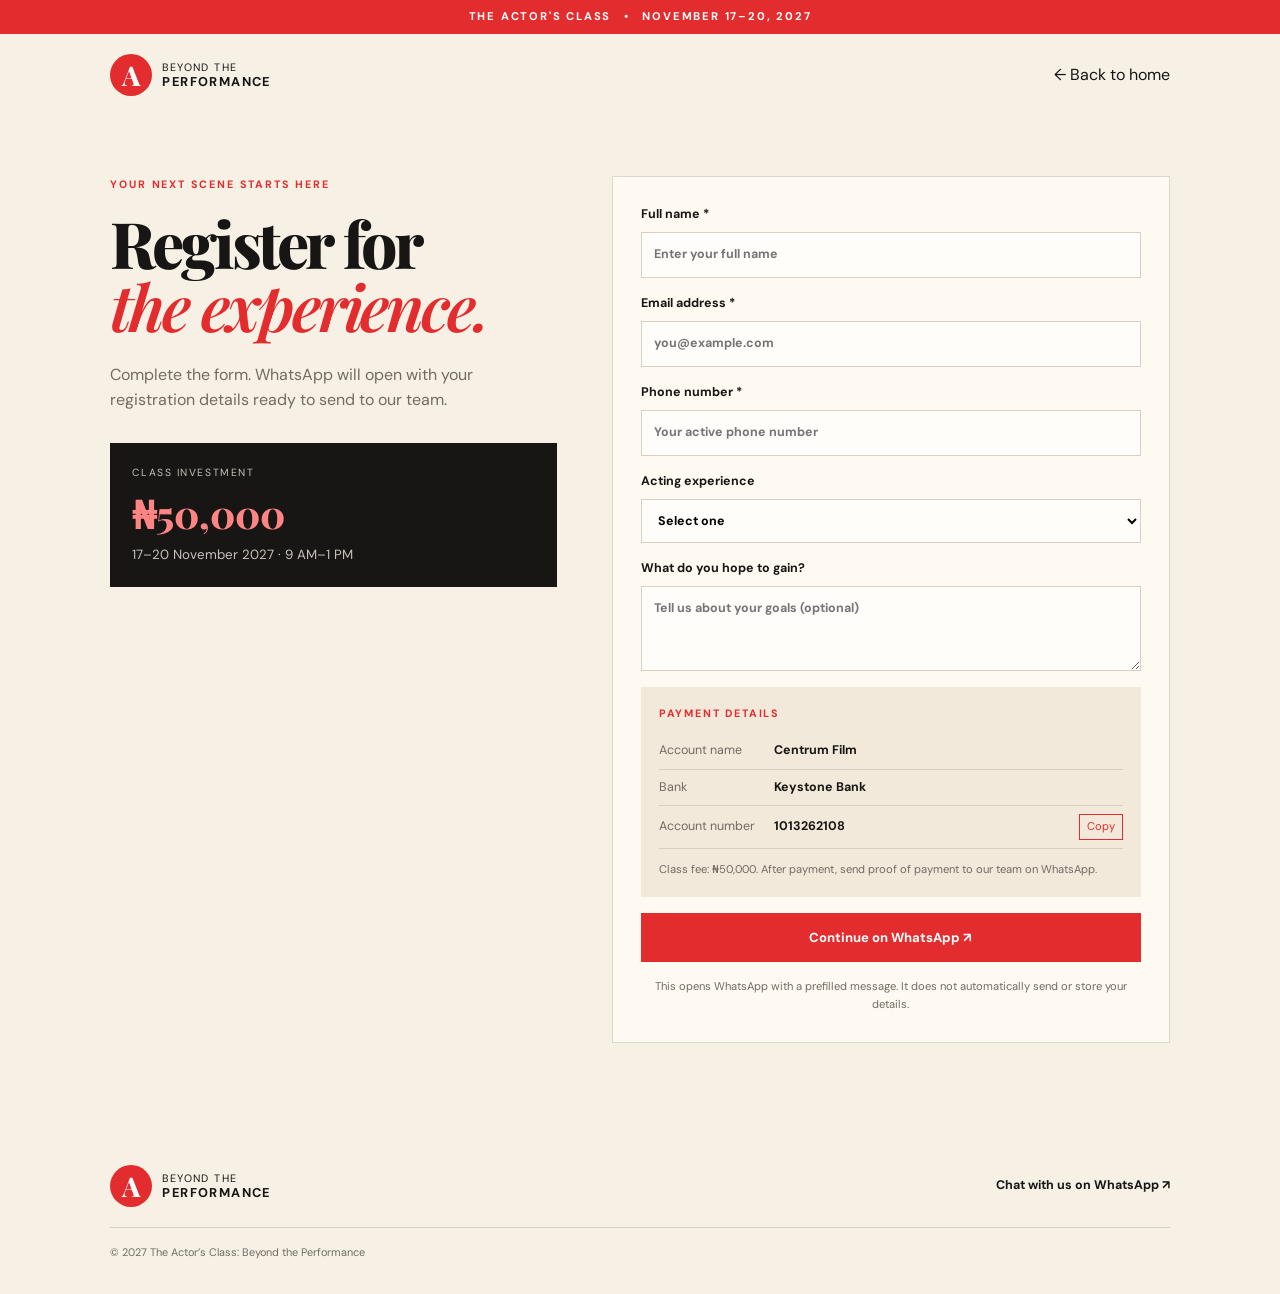
<file: register.html>
<!doctype html><html lang="en"><head><meta charset="utf-8"><meta name="viewport" content="width=device-width,initial-scale=1"><title>Register | Beyond the Performance</title><link rel="stylesheet" href="styles.css"><link href="https://fonts.googleapis.com/css2?family=DM+Sans:wght@400;600;700&family=Playfair+Display:ital,wght@0,600;0,700;0,800;1,600&display=swap" rel="stylesheet"><script src="script.js" defer></script></head><body><div class="top-strip">THE ACTOR'S CLASS <span>•</span> NOVEMBER 17–20, 2027</div><header class="header"><a class="brand" href="index.html"><b class="mark">A</b><span>BEYOND THE<br><strong>PERFORMANCE</strong></span></a><a href="index.html">← Back to home</a></header><main class="register wrap"><div class="register-intro reveal"><p class="eyebrow">YOUR NEXT SCENE STARTS HERE</p><h1>Register for<br><em>the experience.</em></h1><p>Complete the form. WhatsApp will open with your registration details ready to send to our team.</p><div class="register-price"><span>CLASS INVESTMENT</span><strong>₦50,000</strong><small>17–20 November 2027 · 9 AM–1 PM</small></div></div><form class="form reveal" id="registrationForm"><label>Full name *<input name="fullName" required autocomplete="name" placeholder="Enter your full name"></label><label>Email address *<input name="email" type="email" required autocomplete="email" placeholder="you@example.com"></label><label>Phone number *<input name="phone" type="tel" required autocomplete="tel" placeholder="Your active phone number"></label><label>Acting experience<select name="experience" required><option value="">Select one</option><option>I'm just starting</option><option>Some experience</option><option>Experienced actor</option></select></label><label>What do you hope to gain?<textarea name="goals" rows="3" placeholder="Tell us about your goals (optional)"></textarea></label><div class="payment"><p class="eyebrow">PAYMENT DETAILS</p><p><span>Account name</span><strong>Centrum Film</strong></p><p><span>Bank</span><strong>Keystone Bank</strong></p><p><span>Account number</span><strong>1013262108</strong><button type="button" class="copy" data-copy="1013262108">Copy</button></p><small>Class fee: ₦50,000. After payment, send proof of payment to our team on WhatsApp.</small></div><button class="button red submit" type="submit">Continue on WhatsApp ↗</button><small class="note">This opens WhatsApp with a prefilled message. It does not automatically send or store your details.</small></form></main><footer class="footer"><a class="brand" href="index.html"><b class="mark">A</b><span>BEYOND THE<br><strong>PERFORMANCE</strong></span></a><a href="https://wa.me/2347045948927" target="_blank" rel="noopener">Chat with us on WhatsApp ↗</a><small>© 2027 The Actor’s Class: Beyond the Performance</small></footer></body></html>
</file>
<file: styles.css>
@import url('https://fonts.googleapis.com/css2?family=DM+Sans:wght@400;600;700&family=Playfair+Display:ital,wght@0,600;0,700;0,800;1,600&display=swap');:root{--cream:#f6f0e5;--paper:#fffaf1;--red:#e32c2e;--ink:#171615;--muted:#716b64;--line:rgba(23,22,21,.15);--serif:'Playfair Display',Georgia,serif;--sans:'DM Sans',Arial,sans-serif}*{box-sizing:border-box}html{scroll-behavior:smooth}body{margin:0;background:var(--cream);color:var(--ink);font-family:var(--sans);line-height:1.6}a{color:inherit;text-decoration:none}button,input,textarea,select{font:inherit}.top-strip{background:var(--red);color:white;text-align:center;padding:8px;font-size:.7rem;letter-spacing:.16em;font-weight:700}.top-strip span{padding:0 8px}.header,.wrap{max-width:1200px;margin:auto;padding-left:5.5%;padding-right:5.5%}.header{display:flex;justify-content:space-between;align-items:center;padding-top:20px;padding-bottom:20px;gap:25px}.brand{display:flex;align-items:center;gap:10px;font-size:.67rem;letter-spacing:.13em;line-height:1.2}.brand strong{font-size:.8rem}.mark{display:grid;place-items:center;background:var(--red);color:white;width:42px;height:42px;border-radius:50%;font:800 1.7rem var(--serif)}.nav{display:flex;align-items:center;gap:25px;font-size:.82rem;font-weight:700}.nav-button{background:var(--ink);color:white;padding:12px 16px}.menu-toggle{display:none}.hero{display:grid;grid-template-columns:1.1fr .9fr;align-items:center;gap:35px;padding-top:60px;padding-bottom:80px;min-height:590px}.eyebrow{color:var(--red);font-size:.67rem;font-weight:700;letter-spacing:.17em;margin:0 0 18px}.hero h1,.register h1{font:800 clamp(3.2rem,6.4vw,6.2rem)/.99 var(--serif);letter-spacing:-.05em;margin:0 0 24px}.hero h1 em,.section h2 em,.roi h2 em,.final h2 em,.register h1 em{color:var(--red);font-weight:600}.lead{max-width:470px;color:var(--muted)}.button{display:inline-flex;align-items:center;justify-content:center;border:0;padding:14px 21px;font-size:.82rem;font-weight:700;cursor:pointer;transition:transform .25s,background .25s}.button:hover{transform:translateY(-3px)}.red{background:var(--red);color:white}.red:hover{background:#bd1d24}.cream-button{background:var(--cream);color:var(--ink)}.meta{font-size:.68rem;font-weight:700;letter-spacing:.1em;margin-top:27px}.meta span{color:var(--red);padding:0 8px}.poster-wrap{min-height:440px;position:relative;display:grid;place-items:center}.poster{width:min(77%,350px);aspect-ratio:3/4.1;position:relative;background:var(--ink);box-shadow:20px 20px 0 var(--red);transform:rotate(2deg);overflow:hidden;animation:float 6s ease-in-out infinite}.poster img{width:100%;height:100%;object-fit:cover;position:absolute;inset:0}.poster-copy{position:absolute;inset:0;display:flex;flex-direction:column;justify-content:center;align-items:center;text-align:center;color:var(--cream);padding:20px;background:radial-gradient(circle at 75% 20%,#a62024,transparent 42%),var(--ink);font-size:.65rem;letter-spacing:.16em}.poster-copy strong{font:800 clamp(1.8rem,3.7vw,3.1rem)/1 var(--serif);margin:25px 0}.stamp{position:absolute;right:2%;bottom:35px;background:var(--red);color:white;border-radius:50%;width:88px;height:88px;display:grid;place-items:center;text-align:center;font-size:.7rem;font-weight:700;line-height:1.15;letter-spacing:.1em;animation:float 4s ease-in-out infinite}.ticker{background:var(--ink);color:var(--cream);padding:15px 0;text-align:center;white-space:nowrap;overflow:hidden;font-size:.73rem;font-weight:700;letter-spacing:.13em;animation:tickerPulse 8s ease-in-out infinite}.section{padding-top:100px;padding-bottom:105px;display:grid;grid-template-columns:1fr .8fr;gap:30px 60px}.section h2,.roi h2,.final h2{font:800 clamp(2.5rem,4.5vw,4.5rem)/1.05 var(--serif);letter-spacing:-.04em;margin:0}.intro{align-self:end;color:var(--muted);max-width:430px}.learning-grid{grid-column:1/-1;display:grid;grid-template-columns:repeat(4,1fr);gap:14px;margin-top:20px}.learn{position:relative;min-height:220px;padding:25px 20px;background:rgba(255,250,241,.6);border:1px solid var(--line);transition:transform .3s,border-color .3s}.learn:hover{transform:translateY(-6px);border-color:var(--red)}.learn>span{color:var(--red);font-size:.7rem;font-weight:700}.learn h3,.benefit h3{font:700 1.15rem/1.2 var(--serif);margin:25px 0 10px}.learn p,.benefit p{color:var(--muted);font-size:.82rem;margin:0}.wide{grid-column:span 2}.roi{background:var(--ink);color:var(--cream);padding:90px 0 75px;overflow:hidden;position:relative}.roi:before{content:'';position:absolute;width:440px;height:440px;border:1px solid #493331;border-radius:50%;right:-180px;top:-210px;box-shadow:0 0 0 55px #201d1c,0 0 0 110px #1d1b1a}.roi>.wrap{position:relative}.light{color:#ff8585}.roi-head{display:grid;grid-template-columns:1fr 1fr;gap:12px 50px;align-items:end}.roi-head .eyebrow,.price{grid-column:1/-1}.roi-head h2{font-size:clamp(2.5rem,5vw,4.8rem)}.roi-head>p:not(.eyebrow){color:#c9c1b7;max-width:470px;margin:0}.price{display:flex;align-items:center;gap:18px;border-top:1px solid #46413c;border-bottom:1px solid #46413c;padding:14px 0;margin-top:18px}.price span{font-size:.67rem;letter-spacing:.15em;color:#c9c1b7}.price strong{font:700 1.5rem var(--serif);color:#ff8585}.benefits{display:grid;grid-template-columns:repeat(4,1fr);gap:13px;margin-top:35px}.benefit{display:flex;flex-direction:column;background:#242321;border:1px solid #3b3835;padding:22px 19px;min-height:275px;transition:transform .3s,border-color .3s}.benefit:hover{transform:translateY(-6px);border-color:var(--red)}.benefit-top{display:flex;justify-content:space-between;align-items:center;gap:8px;margin-bottom:18px}.benefit-top b{display:grid;place-items:center;background:#402527;color:#ff8585;width:40px;height:40px;border-radius:50%;font-size:1.2rem}.benefit-top small{font-size:.57rem;color:#c9c1b7;letter-spacing:.08em}.benefit h3{margin:10px 0 12px}.benefit p{color:#c9c1b7;margin-bottom:20px}.benefit-foot{margin-top:auto;border-top:1px solid #46413c;padding-top:13px;color:#ff9999;font-size:.68rem;font-weight:700}.roi-cta{display:flex;justify-content:space-between;align-items:center;gap:20px;margin-top:32px}.roi-cta p{font:600 1.25rem var(--serif);margin:0}.details-card{display:grid;grid-template-columns:130px 1fr auto;align-items:center;gap:30px;margin-top:40px;padding:30px;background:var(--paper);border:1px solid var(--line)}.date-card{background:var(--red);color:white;min-height:130px;display:flex;flex-direction:column;align-items:center;justify-content:center;line-height:1.2}.date-card span{font-size:.7rem;letter-spacing:.18em;font-weight:700}.date-card strong{font:800 2rem var(--serif);margin:5px 0}.details-card p{margin:0;padding:10px 0;border-bottom:1px solid var(--line);display:flex;flex-direction:column;gap:4px}.details-card p:last-child{border:0}.details-card p small{color:var(--red);font-size:.62rem;font-weight:700;letter-spacing:.15em}.details-card p strong{font-size:.82rem}.final{background:var(--red);color:white;text-align:center;padding:80px 20px}.final .eyebrow{color:#ffe3dc}.final h2{font-size:clamp(3rem,6vw,5.5rem);margin:20px 0 28px}.final h2 em{color:#241c19}.footer{max-width:1200px;margin:auto;padding:32px 5.5%;display:flex;align-items:center;justify-content:space-between;gap:20px;flex-wrap:wrap}.footer p,.footer>a:not(.brand){font-size:.78rem;margin:0}.footer>a:not(.brand){font-weight:700}.footer small{width:100%;border-top:1px solid var(--line);padding-top:16px;color:var(--muted);font-size:.68rem}.register{display:grid;grid-template-columns:.8fr 1fr;gap:55px;padding-top:60px;padding-bottom:90px;align-items:start}.register h1{font-size:clamp(3rem,5vw,5rem)}.register-intro>p:not(.eyebrow){color:var(--muted)}.register-price{margin-top:30px;padding:22px;background:var(--ink);color:var(--cream);display:flex;flex-direction:column;gap:5px}.register-price span{font-size:.65rem;letter-spacing:.15em;color:#c9c1b7}.register-price strong{font:800 2.4rem var(--serif);color:#ff8585}.register-price small{color:#c9c1b7}.form{background:var(--paper);border:1px solid var(--line);padding:28px;display:flex;flex-direction:column;gap:16px}.form label{font-size:.78rem;font-weight:700;display:flex;flex-direction:column;gap:7px}.form input,.form textarea,.form select{padding:12px;border:1px solid #d8d0c4;background:#fffdf9;outline:none}.form input:focus,.form textarea:focus,.form select:focus{border-color:var(--red);box-shadow:0 0 0 3px #e32c2e18}.payment{background:#f2e9da;padding:18px}.payment .eyebrow{margin-bottom:10px}.payment p:not(.eyebrow){display:flex;gap:10px;align-items:center;padding:8px 0;border-bottom:1px solid #d9cdbb;font-size:.78rem;margin:0}.payment p span{color:var(--muted);min-width:105px}.payment p strong{flex:1}.copy{background:none;border:1px solid var(--red);color:var(--red);padding:3px 7px;font-size:.7rem;cursor:pointer}.payment>small,.note{display:block;color:var(--muted);font-size:.7rem;margin-top:12px}.submit{width:100%}.note{text-align:center;margin:0}.reveal{opacity:0;transform:translateY(20px);transition:opacity .7s,transform .7s}.reveal.visible{opacity:1;transform:translateY(0)}@keyframes float{0%,100%{transform:translateY(0) rotate(2deg)}50%{transform:translateY(-10px) rotate(0)}}@keyframes tickerPulse{0%,100%{letter-spacing:.13em}50%{letter-spacing:.17em}}@media(max-width:900px){.nav{gap:12px}.learning-grid,.benefits{grid-template-columns:repeat(2,1fr)}.roi-head{grid-template-columns:1fr}.details-card{grid-template-columns:110px 1fr}.details-card>.button{grid-column:1/-1}.register{gap:30px}}@media(max-width:650px){.header{flex-wrap:wrap}.menu-toggle{display:block;margin-left:auto;background:none;border:0;font-size:1.4rem}.nav{display:none;order:3;width:100%;flex-direction:column;align-items:stretch}.nav.open{display:flex}.nav a{padding:9px}.hero{grid-template-columns:1fr;padding-top:40px;padding-bottom:55px}.hero h1{font-size:clamp(3.2rem,15vw,5rem)}.poster-wrap{min-height:370px}.poster{width:68%}.section{grid-template-columns:1fr;padding-top:70px;padding-bottom:75px;gap:20px}.learning-grid{margin-top:10px}.learn{padding:18px 15px;min-height:240px}.learn h3{font-size:1rem}.roi{padding:70px 0}.benefits{grid-template-columns:1fr}.benefit{min-height:0}.roi-cta{flex-direction:column;align-items:flex-start}.details-card{grid-template-columns:1fr;padding:20px;gap:18px}.date-card{min-height:105px}.footer{flex-direction:column;align-items:flex-start}.register{grid-template-columns:1fr;padding-top:40px;padding-bottom:60px}.form{padding:20px}}@media(prefers-reduced-motion:reduce){*,*::before,*::after{animation:none!important;transition:none!important;scroll-behavior:auto!important}.reveal{opacity:1;transform:none}}
</file>
